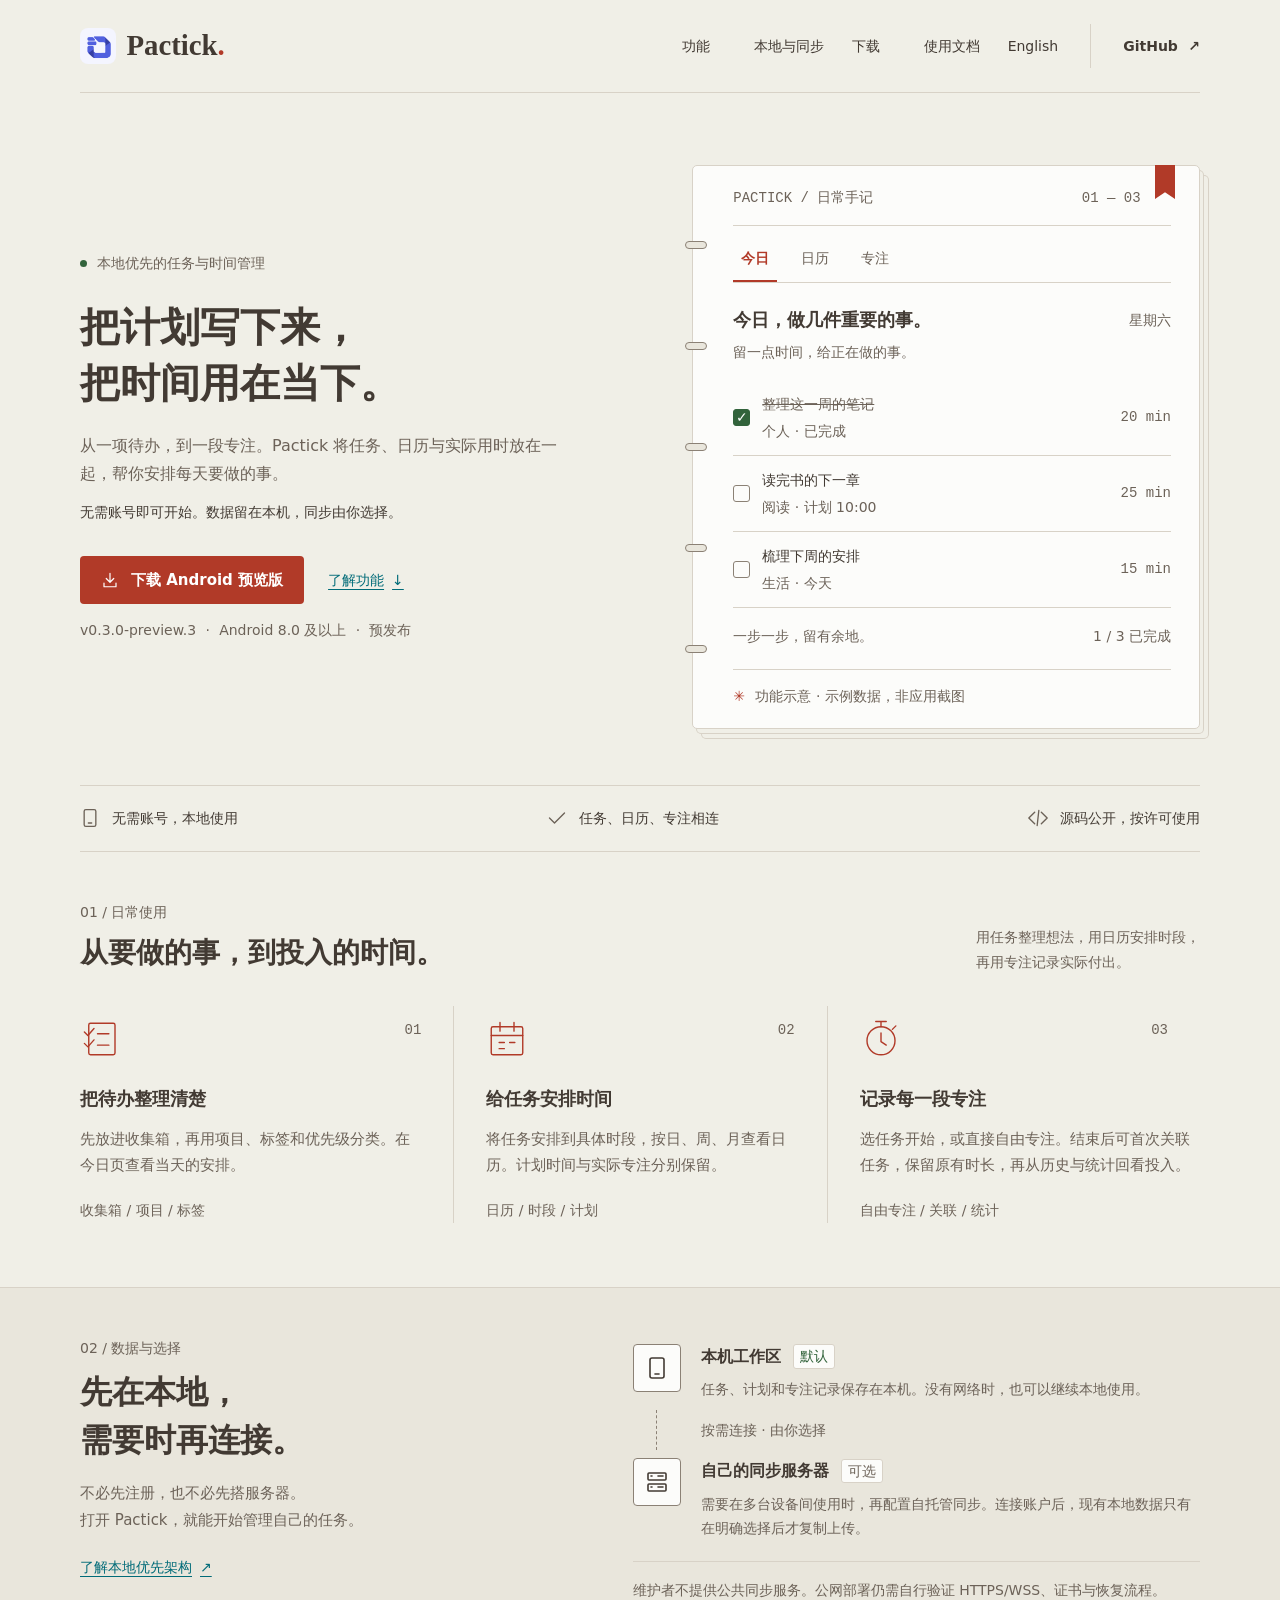
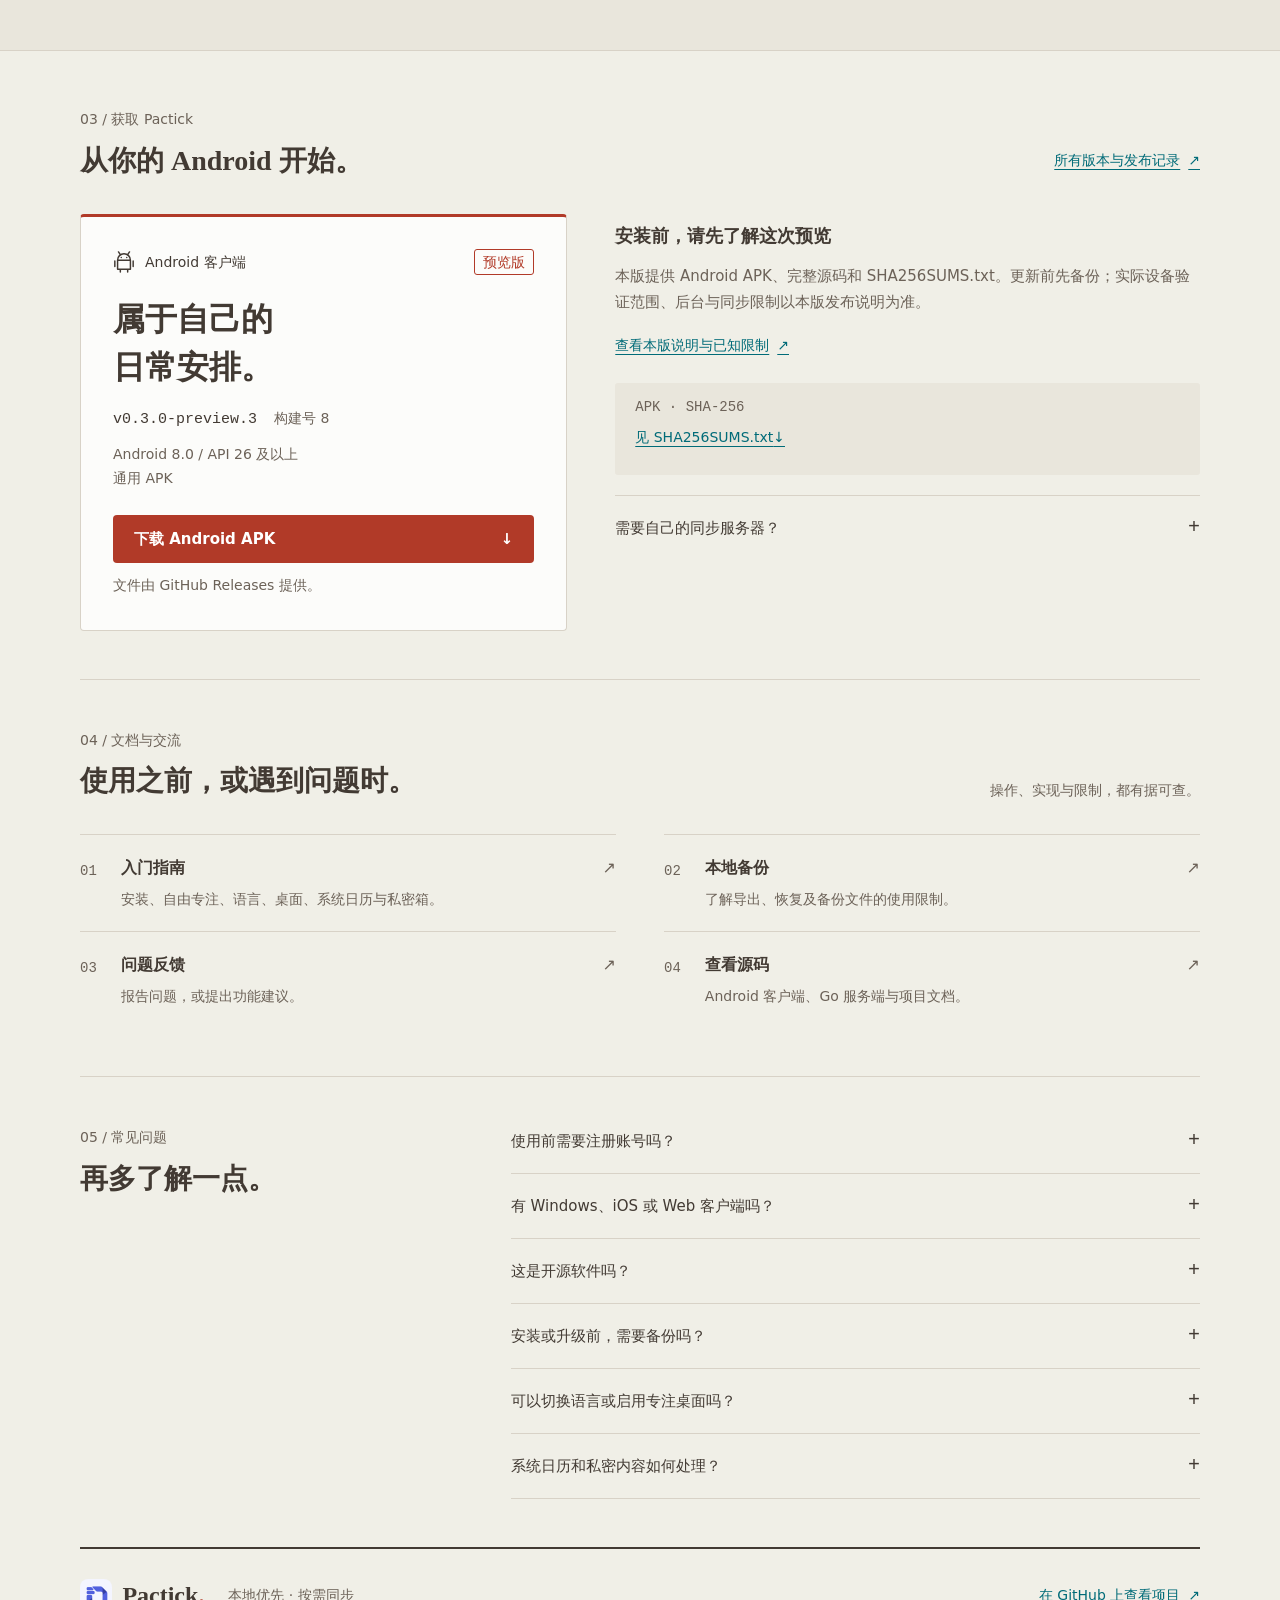
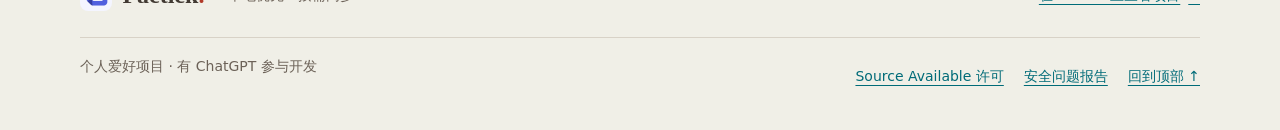
<file: website/index.html>
<!doctype html>
<html lang="zh-CN">
<head>
  <meta charset="utf-8">
  <meta name="viewport" content="width=device-width, initial-scale=1">
  <meta name="theme-color" content="#f0efe7">
  <meta name="description" content="Pactick 是一款本地优先的 Android 任务与时间管理应用。收集任务、安排日历、记录专注；无需账号即可本地使用，需要时再连接自己的同步服务器。">
  <title>Pactick · 本地优先，按需同步</title>
  <link rel="icon" href="./assets/pactick-icon.png" type="image/png">
  <link rel="stylesheet" href="./styles.css">
  <link rel="alternate" hreflang="zh-CN" href="./index.html">
  <link rel="alternate" hreflang="en" href="./index.en.html">
  <script src="./app.js" defer></script>
</head>
<body>
  <a class="skip-link" href="#main">跳到主要内容</a>
  <header class="site-header container">
    <a class="brand" href="#" aria-label="Pactick 首页">
      <img src="./assets/pactick-icon.png" width="36" height="36" alt="">
      <span>Pactick<span class="brand-period">.</span></span>
    </a>
    <nav class="main-nav" aria-label="主导航">
      <a href="#features">功能</a>
      <a href="#local-first">本地与同步</a>
      <a href="#download">下载</a>
      <a href="#resources">使用文档</a>
      <a href="./index.en.html" lang="en" hreflang="en">English</a>
    </nav>
    <a class="github-link" href="https://github.com/2354634715/Pactick" target="_blank" rel="noopener noreferrer">GitHub <span aria-hidden="true">↗</span></a>
  </header>

  <main id="main">
    <section class="hero container" aria-labelledby="hero-title">
      <div class="hero-copy">
        <p class="eyebrow"><span class="status-dot" aria-hidden="true"></span> 本地优先的任务与时间管理</p>
        <h1 id="hero-title">把计划写下来，<br>把时间用在当下。</h1>
        <p class="hero-description">从一项待办，到一段专注。Pactick 将任务、日历与实际用时放在一起，帮你安排每天要做的事。</p>
        <p class="hero-aside">无需账号即可开始。数据留在本机，同步由你选择。</p>
        <div class="hero-actions">
          <a class="button button-primary" data-download="android" href="https://github.com/2354634715/Pactick/releases/download/v0.3.0-preview.3/pactick-0.3.0-preview.3-build8-release.apk"><svg viewBox="0 0 24 24" aria-hidden="true"><path d="M12 3v12m-5-5 5 5 5-5M4 16v5h16v-5"/></svg>下载 Android 预览版</a>
          <a class="text-link" href="#features">了解功能 <span aria-hidden="true">↓</span></a>
        </div>
        <p class="release-note">v0.3.0-preview.3 <span aria-hidden="true">·</span> Android 8.0 及以上 <span aria-hidden="true">·</span> 预发布</p>
      </div>

      <figure class="notebook" aria-label="任务、日历与专注的交互示意">
        <div class="notebook-binding" aria-hidden="true"><i></i><i></i><i></i><i></i><i></i></div>
        <div class="notebook-topline"><span>PACTICK / 日常手记</span><span aria-hidden="true">01 — 03</span></div>
        <div class="demo-tabs" role="tablist" aria-label="功能示意" hidden>
          <button type="button" role="tab" id="tab-today" aria-controls="panel-today" aria-selected="true" tabindex="0">今日</button>
          <button type="button" role="tab" id="tab-calendar" aria-controls="panel-calendar" aria-selected="false" tabindex="-1">日历</button>
          <button type="button" role="tab" id="tab-focus" aria-controls="panel-focus" aria-selected="false" tabindex="-1">专注</button>
        </div>
        <div class="demo-panel" role="tabpanel" id="panel-today" aria-labelledby="tab-today" tabindex="0">
          <div class="demo-heading"><h2>今日，做几件重要的事。</h2><span class="demo-date">星期六</span></div>
          <p class="demo-intro">留一点时间，给正在做的事。</p>
          <div class="demo-task"><span class="demo-checkbox checked" aria-hidden="true">✓</span><div><span class="completed">整理这一周的笔记</span><small>个人 · 已完成</small></div><span class="task-time">20 min</span></div>
          <div class="demo-task"><span class="demo-checkbox" aria-hidden="true"></span><div><span>读完书的下一章</span><small>阅读 · 计划 10:00</small></div><span class="task-time">25 min</span></div>
          <div class="demo-task"><span class="demo-checkbox" aria-hidden="true"></span><div><span>梳理下周的安排</span><small>生活 · 今天</small></div><span class="task-time">15 min</span></div>
          <div class="demo-summary"><span>一步一步，留有余地。</span><span>1 / 3 已完成</span></div>
        </div>
        <div class="demo-panel" role="tabpanel" id="panel-calendar" aria-labelledby="tab-calendar" tabindex="0" hidden>
          <div class="demo-heading"><h2>给计划，留一段时间。</h2><span class="demo-date">日视图</span></div>
          <p class="demo-intro">先安排，再把注意力交给当下。</p>
          <div class="agenda"><span class="agenda-time">09:00</span><div class="agenda-item done"><strong>整理这一周的笔记</strong><span>09:00 – 09:20</span></div><span class="agenda-time">10:00</span><div class="agenda-item"><strong>读完书的下一章</strong><span>10:00 – 10:25</span></div><span class="agenda-time">11:00</span><div class="agenda-free">尚未安排的时间</div></div>
          <div class="demo-summary"><span>计划与实际，分别记录。</span><span>日 / 周 / 月</span></div>
        </div>
        <div class="demo-panel" role="tabpanel" id="panel-focus" aria-labelledby="tab-focus" tabindex="0" hidden>
          <div class="demo-heading"><h2>此刻，专心做一件事。</h2><span class="demo-date">普通专注</span></div>
          <p class="demo-intro">自由专注</p>
          <div class="focus-illustration"><div class="focus-ring"><span>25:00</span><small>目标时长</small></div><p>先开始记录，<br>结束后再选择关联任务。</p></div>
          <div class="demo-summary"><span>完成后，回看用时与中断。</span><span>专注记录</span></div>
        </div>
        <figcaption><span class="demo-caption-mark" aria-hidden="true">✳</span> 功能示意 · 示例数据，非应用截图</figcaption>
      </figure>
    </section>

    <div class="principles container" aria-label="产品特点"><span><svg viewBox="0 0 24 24" aria-hidden="true"><rect x="5" y="2" width="14" height="20" rx="2"/><path d="M10 18h4"/></svg>无需账号，本地使用</span><span><svg viewBox="0 0 24 24" aria-hidden="true"><path d="m3 12 6 6L21 6"/></svg>任务、日历、专注相连</span><span><svg viewBox="0 0 24 24" aria-hidden="true"><path d="m8 5-7 7 7 7m8-14 7 7-7 7m-3-16-2 18"/></svg>源码公开，按许可使用</span></div>

    <section id="features" class="section container" aria-labelledby="features-title">
      <div class="section-heading"><div><p class="section-index">01 / 日常使用</p><h2 id="features-title">从要做的事，到投入的时间。</h2></div><p>用任务整理想法，用日历安排时段，<br class="desktop-break">再用专注记录实际付出。</p></div>
      <div class="feature-grid">
        <article><span class="feature-number">01</span><svg class="feature-icon" viewBox="0 0 48 48" aria-hidden="true"><rect x="10" y="6" width="30" height="36" rx="2"/><path d="m5 16 4 4 7-8m4 6h13M5 29l4 4 7-8m4 6h13"/></svg><h3>把待办整理清楚</h3><p>先放进收集箱，再用项目、标签和优先级分类。在今日页查看当天的安排。</p><span class="feature-detail">收集箱 / 项目 / 标签</span></article>
        <article><span class="feature-number">02</span><svg class="feature-icon" viewBox="0 0 48 48" aria-hidden="true"><rect x="6" y="10" width="36" height="32" rx="2"/><path d="M6 20h36M16 5v10M32 5v10M15 28h6m6 0h6m-18 7h6"/></svg><h3>给任务安排时间</h3><p>将任务安排到具体时段，按日、周、月查看日历。计划时间与实际专注分别保留。</p><span class="feature-detail">日历 / 时段 / 计划</span></article>
        <article><span class="feature-number">03</span><svg class="feature-icon" viewBox="0 0 48 48" aria-hidden="true"><circle cx="24" cy="26" r="16"/><path d="M24 17v10l6 4M18 4h12M24 4v6m13 3 4-4"/></svg><h3>记录每一段专注</h3><p>选任务开始，或直接自由专注。结束后可首次关联任务，保留原有时长，再从历史与统计回看投入。</p><span class="feature-detail">自由专注 / 关联 / 统计</span></article>
      </div>
    </section>

    <section id="local-first" class="local-section" aria-labelledby="local-title"><div class="container local-layout">
      <div><p class="section-index">02 / 数据与选择</p><h2 id="local-title">先在本地，<br>需要时再连接。</h2><p class="local-lead">不必先注册，也不必先搭服务器。<br>打开 Pactick，就能开始管理自己的任务。</p><a class="text-link" href="https://github.com/2354634715/Pactick/blob/v0.3.0-preview.3/docs/PROJECT_ARCHITECTURE.md" target="_blank" rel="noopener noreferrer">了解本地优先架构 <span aria-hidden="true">↗</span></a></div>
      <div class="data-flow"><div class="flow-step"><span class="flow-icon" aria-hidden="true"><svg viewBox="0 0 24 24"><rect x="5" y="2" width="14" height="20" rx="2"/><path d="M10 18h4"/></svg></span><div><h3>本机工作区<span class="label">默认</span></h3><p>任务、计划和专注记录保存在本机。没有网络时，也可以继续本地使用。</p></div></div><div class="flow-connector"><span>按需连接 · 由你选择</span></div><div class="flow-step"><span class="flow-icon" aria-hidden="true"><svg viewBox="0 0 24 24"><rect x="3" y="3" width="18" height="7" rx="1"/><rect x="3" y="14" width="18" height="7" rx="1"/><path d="M6 6h1m-1 11h1m6-11h5m-5 11h5"/></svg></span><div><h3>自己的同步服务器<span class="label optional">可选</span></h3><p>需要在多台设备间使用时，再配置自托管同步。连接账户后，现有本地数据只有在明确选择后才复制上传。</p></div></div><p class="flow-note">维护者不提供公共同步服务。公网部署仍需自行验证 HTTPS/WSS、证书与恢复流程。</p></div>
    </div></section>

    <section id="download" class="section container download-section" aria-labelledby="download-title">
      <div class="section-heading"><div><p class="section-index">03 / 获取 Pactick</p><h2 id="download-title">从你的 Android 开始。</h2></div><a class="text-link" href="https://github.com/2354634715/Pactick/releases" target="_blank" rel="noopener noreferrer">所有版本与发布记录 <span aria-hidden="true">↗</span></a></div>
      <div class="download-layout">
        <div class="android-download"><div class="download-platform"><svg viewBox="0 0 24 24" aria-hidden="true"><path d="M5 10h14v10H5zM5 10a7 7 0 0 1 14 0M8 4 6 1m10 3 2-3M2 11v6m20-6v6M8 20v3m8-3v3M9 7h.01M15 7h.01"/></svg><span>Android 客户端</span><span class="preview-label">预览版</span></div><h3>属于自己的<br>日常安排。</h3><p class="download-version">v0.3.0-preview.3 <span>构建号 8</span></p><p>Android 8.0 / API 26 及以上<br>通用 APK</p><a class="button button-primary" data-download="android" href="https://github.com/2354634715/Pactick/releases/download/v0.3.0-preview.3/pactick-0.3.0-preview.3-build8-release.apk">下载 Android APK <span aria-hidden="true">↓</span></a><p class="download-help">文件由 GitHub Releases 提供。</p></div>
        <div class="download-info"><div class="release-information"><h3>安装前，请先了解这次预览</h3><p>本版提供 Android APK、完整源码和 SHA256SUMS.txt。更新前先备份；实际设备验证范围、后台与同步限制以本版发布说明为准。</p><a class="text-link" href="https://github.com/2354634715/Pactick/releases/tag/v0.3.0-preview.3" target="_blank" rel="noopener noreferrer">查看本版说明与已知限制 <span aria-hidden="true">↗</span></a><div class="checksum"><span>APK · SHA-256</span><a href="https://github.com/2354634715/Pactick/releases/download/v0.3.0-preview.3/SHA256SUMS.txt">见 SHA256SUMS.txt <span aria-hidden="true">↓</span></a></div></div>
        <details class="server-download"><summary>需要自己的同步服务器？<span aria-hidden="true">+</span></summary><div><p>Windows/Linux 提供的是服务端管理程序，供自托管同步使用；Android 本地使用无需安装。</p><p>下列服务端包为 <strong>v0.3.0-preview.1</strong>，本次未提供新版服务端二进制。首次 Docker 部署需已安装 Docker 与 Compose，下载镜像需要联网。</p><p>同步工作区中，自由专注结束后首次关联任务需要按 <a href="https://github.com/2354634715/Pactick/blob/v0.3.0-preview.3/docs/SELF_HOSTING.md" target="_blank" rel="noopener noreferrer">preview.3 源码升级服务端</a>；下列旧包不包含该支持。升级前保留数据库备份。</p><a data-download="windows-server" href="https://github.com/2354634715/Pactick/releases/download/v0.3.0-preview.1/pactick-server-0.3.0-preview.1-windows-amd64.zip">下载 Windows 服务端 <span> x86-64 · ZIP ↓</span></a><a data-download="linux-server" href="https://github.com/2354634715/Pactick/releases/download/v0.3.0-preview.1/pactick-server-0.3.0-preview.1-linux-amd64.tar.gz">下载 Linux 服务端 <span> x86-64 · TAR.GZ ↓</span></a><a class="server-guide" href="https://github.com/2354634715/Pactick/blob/v0.3.0-preview.1/docs/SERVER_MANAGER.md" target="_blank" rel="noopener noreferrer">服务端安装、备份与升级说明 ↗</a></div></details></div>
      </div>
    </section>

    <section id="resources" class="section container resources-section" aria-labelledby="resources-title"><div class="section-heading"><div><p class="section-index">04 / 文档与交流</p><h2 id="resources-title">使用之前，或遇到问题时。</h2></div><p>操作、实现与限制，都有据可查。</p></div><div class="resource-grid"><a href="https://github.com/2354634715/Pactick/blob/v0.3.0-preview.3/docs/GETTING_STARTED.md" target="_blank" rel="noopener noreferrer"><span class="resource-index">01</span><div><h3>入门指南 <span aria-hidden="true">↗</span></h3><p>安装、自由专注、语言、桌面、系统日历与私密箱。</p></div></a><a href="https://github.com/2354634715/Pactick/blob/v0.3.0-preview.3/docs/LOCAL_BACKUPS.md" target="_blank" rel="noopener noreferrer"><span class="resource-index">02</span><div><h3>本地备份 <span aria-hidden="true">↗</span></h3><p>了解导出、恢复及备份文件的使用限制。</p></div></a><a href="https://github.com/2354634715/Pactick/issues" target="_blank" rel="noopener noreferrer"><span class="resource-index">03</span><div><h3>问题反馈 <span aria-hidden="true">↗</span></h3><p>报告问题，或提出功能建议。</p></div></a><a href="https://github.com/2354634715/Pactick" target="_blank" rel="noopener noreferrer"><span class="resource-index">04</span><div><h3>查看源码 <span aria-hidden="true">↗</span></h3><p>Android 客户端、Go 服务端与项目文档。</p></div></a></div></section>

    <section class="section container faq-section" aria-labelledby="faq-title"><div><p class="section-index">05 / 常见问题</p><h2 id="faq-title">再多了解一点。</h2></div><div class="faq-list"><details><summary>使用前需要注册账号吗？<span aria-hidden="true">+</span></summary><p>本地使用不需要账号，也不需要部署服务器。只有选择同步时，才需要连接自己的服务器并登录相应账户。</p></details><details><summary>有 Windows、iOS 或 Web 客户端吗？<span aria-hidden="true">+</span></summary><p>本轮提供 Android 客户端。Windows 与 Linux 下载项是同步服务端管理程序；目前未提供这些平台的桌面客户端、iOS 客户端或 Web 客户端。</p></details><details><summary>这是开源软件吗？<span aria-hidden="true">+</span></summary><p>Pactick 采用 Source Available 许可，源码可查看，但不是 OSI 开源许可。使用、修改和分发须遵守<a href="https://github.com/2354634715/Pactick/blob/v0.3.0-preview.3/LICENSE" target="_blank" rel="noopener noreferrer">项目许可证</a>；商业用途的具体条件见<a href="https://github.com/2354634715/Pactick/blob/v0.3.0-preview.3/docs/LICENSE_FAQ.md" target="_blank" rel="noopener noreferrer">许可 FAQ</a>。</p></details><details><summary>安装或升级前，需要备份吗？<span aria-hidden="true">+</span></summary><p>建议先导出本地备份并妥善保管。普通任务等备份内容为明文，私密箱部分保持密文；私密备份需保留导出时的密码。恢复和升级限制请参阅发布说明。旧包名应用不会通过覆盖安装自动迁移，按<a href="https://github.com/2354634715/Pactick/blob/v0.3.0-preview.3/docs/GETTING_STARTED.md#安装与覆盖更新" target="_blank" rel="noopener noreferrer">安装与迁移说明</a>操作。</p></details><details><summary>可以切换语言或启用专注桌面吗？<span aria-hidden="true">+</span></summary><p>设置支持跟随系统、简体中文与 English。专注桌面默认关闭，开启后展示系统及白名单应用；它不替换 Android 默认桌面，也不提供系统应用锁。</p></details><details><summary>系统日历和私密内容如何处理？<span aria-hidden="true">+</span></summary><p>系统日历连接默认关闭，确认授权后交换普通计划，可能由日历账户或 Pactick 同步到相应服务器。私密箱使用独立密码和本机密文存储，不参与账户或系统日历同步；可导出独立密文备份。</p></details></div></section>
  </main>

  <footer class="site-footer container"><div class="footer-top"><a class="brand" href="#" aria-label="返回 Pactick 首页"><img src="./assets/pactick-icon.png" width="32" height="32" alt=""><span>Pactick<span class="brand-period">.</span></span></a><p>本地优先 · 按需同步</p><a class="text-link" href="https://github.com/2354634715/Pactick" target="_blank" rel="noopener noreferrer">在 GitHub 上查看项目 <span aria-hidden="true">↗</span></a></div><div class="footer-bottom"><p>个人爱好项目 · 有 ChatGPT 参与开发</p><nav aria-label="页脚导航"><a href="https://github.com/2354634715/Pactick/blob/v0.3.0-preview.3/LICENSE" target="_blank" rel="noopener noreferrer">Source Available 许可</a><a href="https://github.com/2354634715/Pactick/blob/v0.3.0-preview.3/SECURITY.md" target="_blank" rel="noopener noreferrer">安全问题报告</a><a href="#main">回到顶部 ↑</a></nav></div></footer>
</body>
</html>
</file>
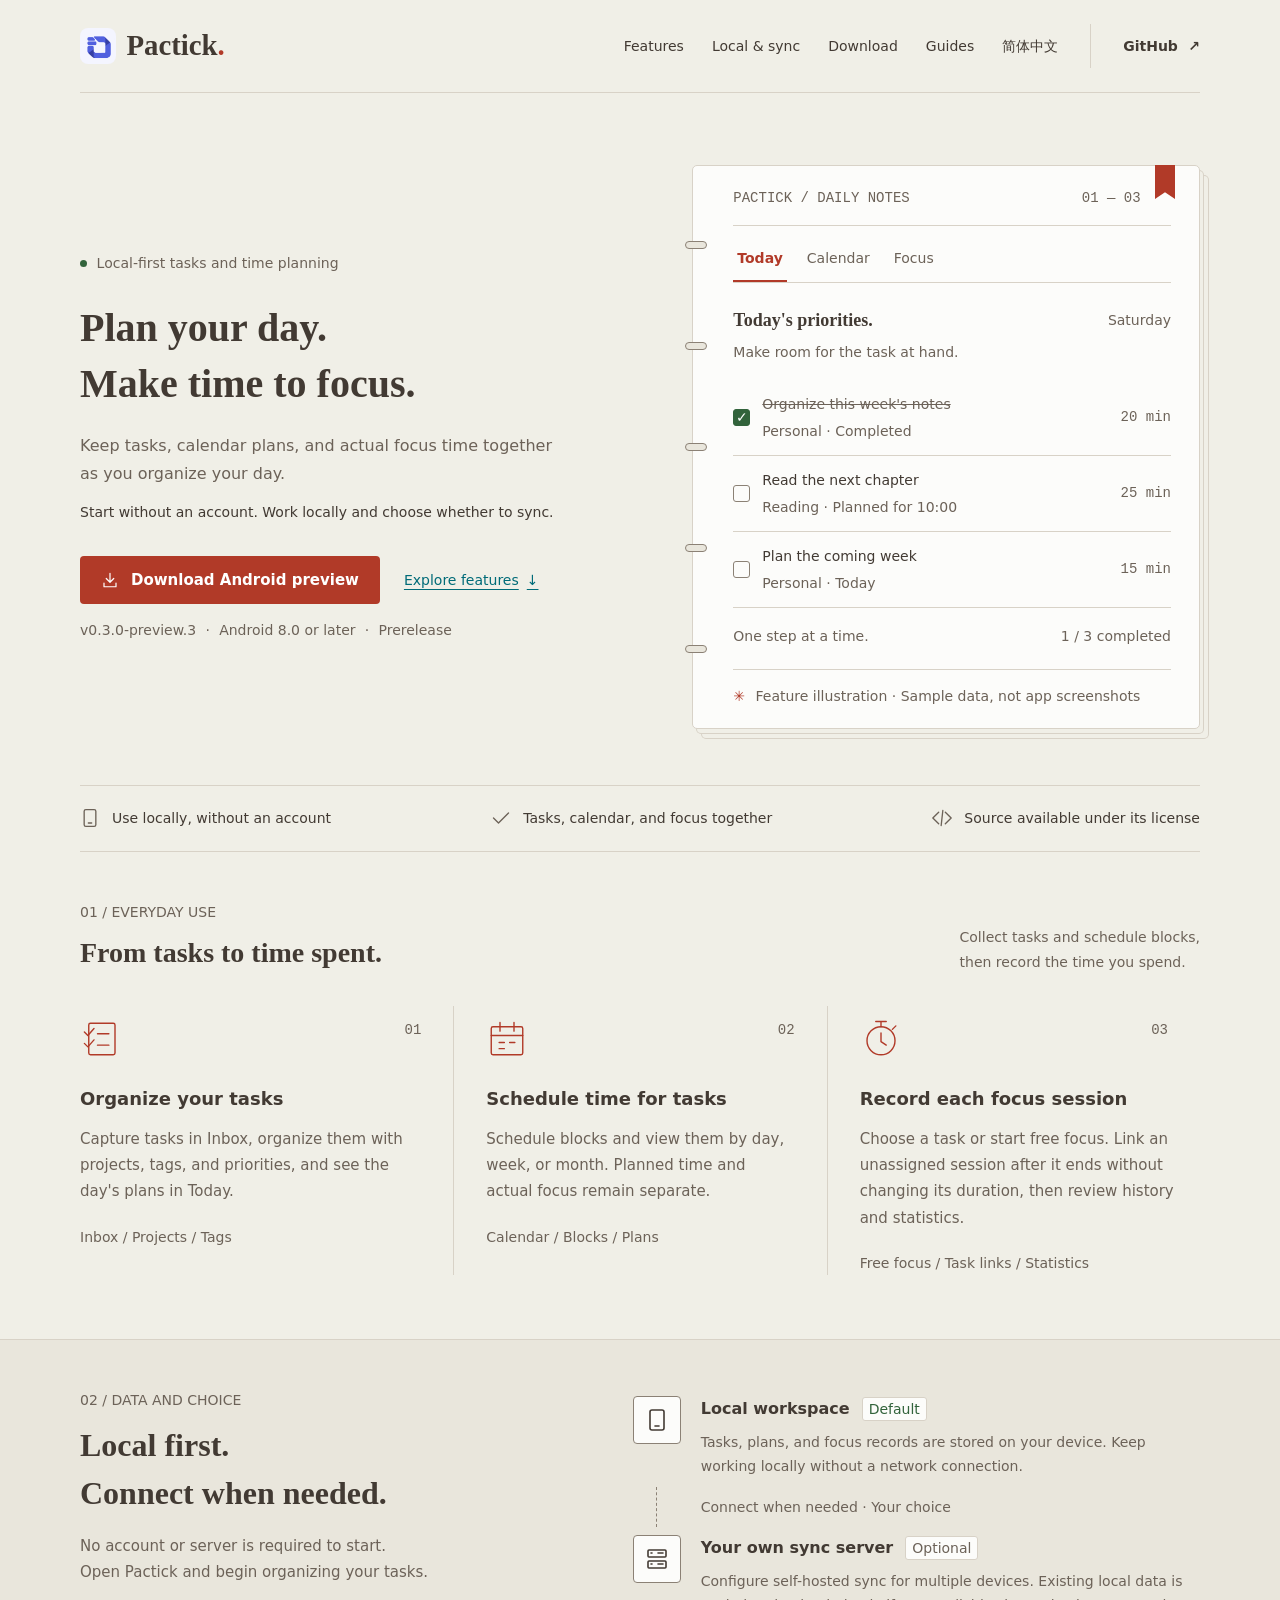
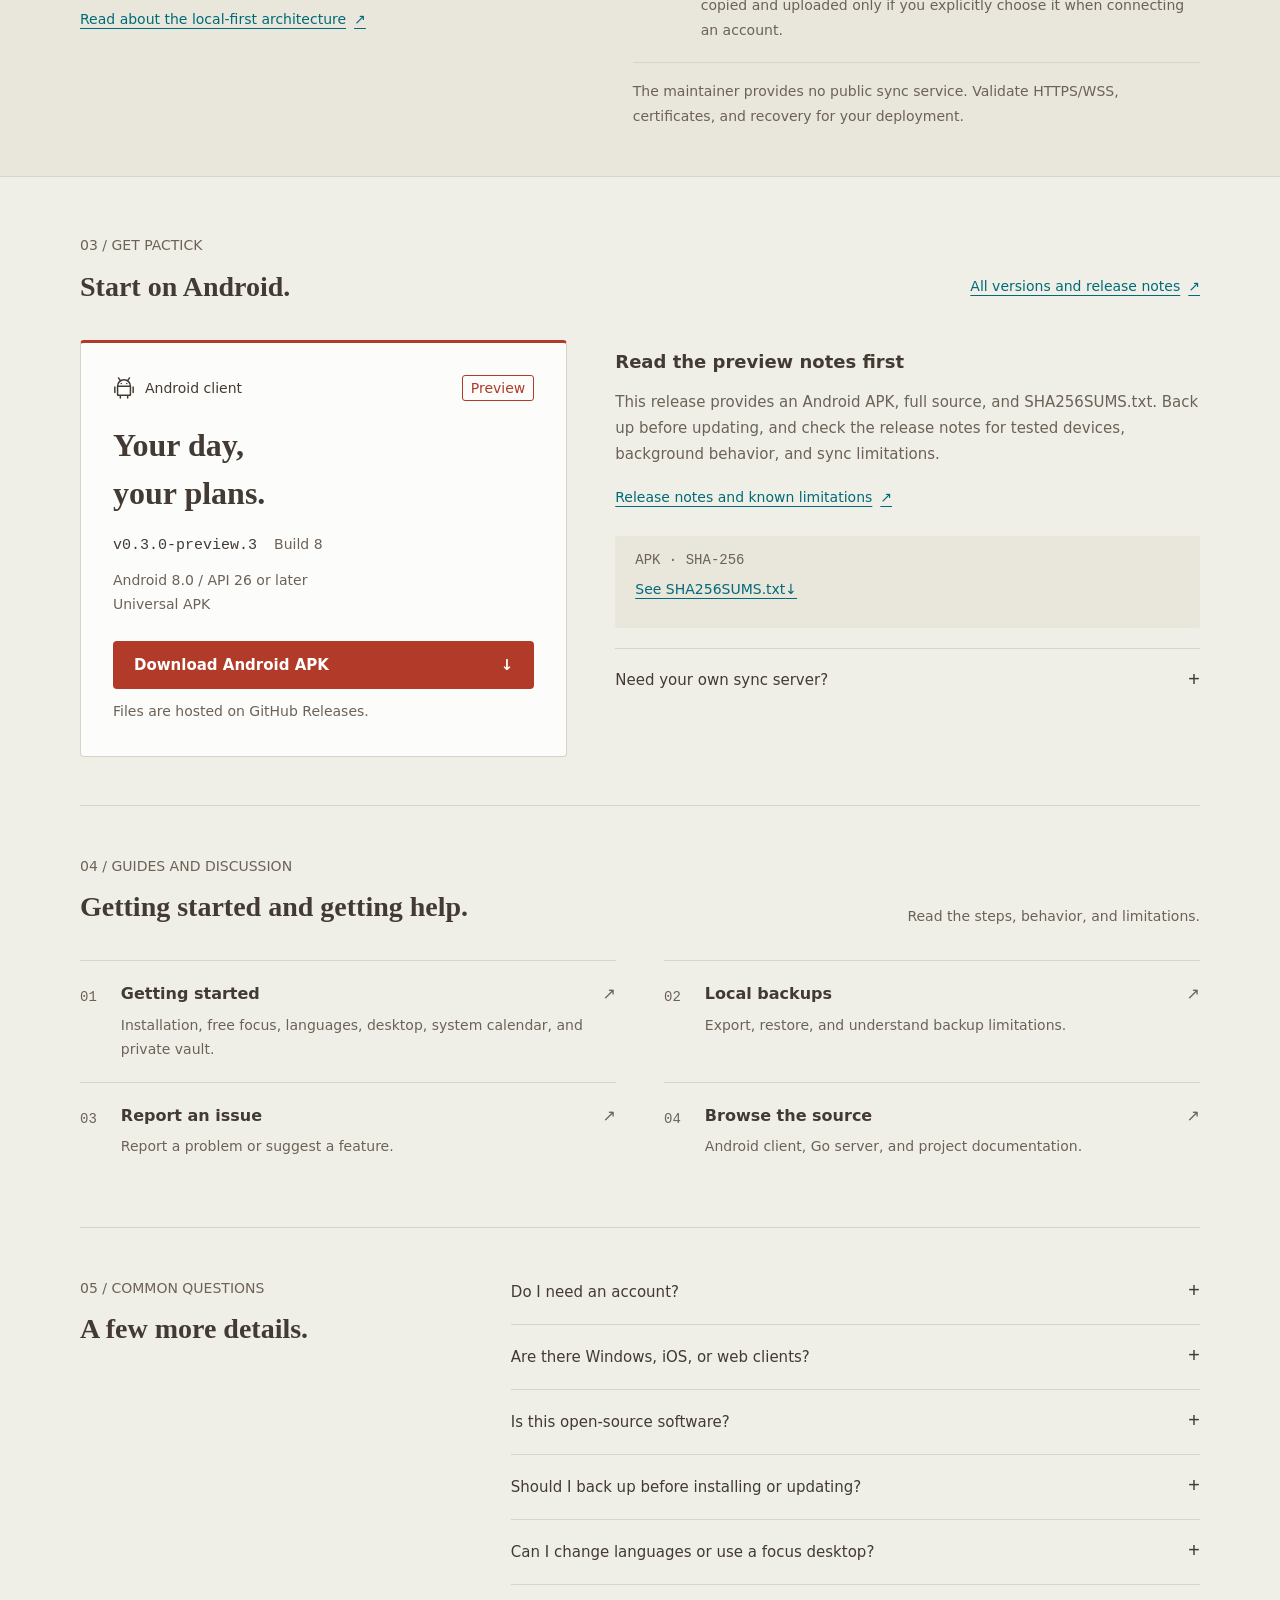
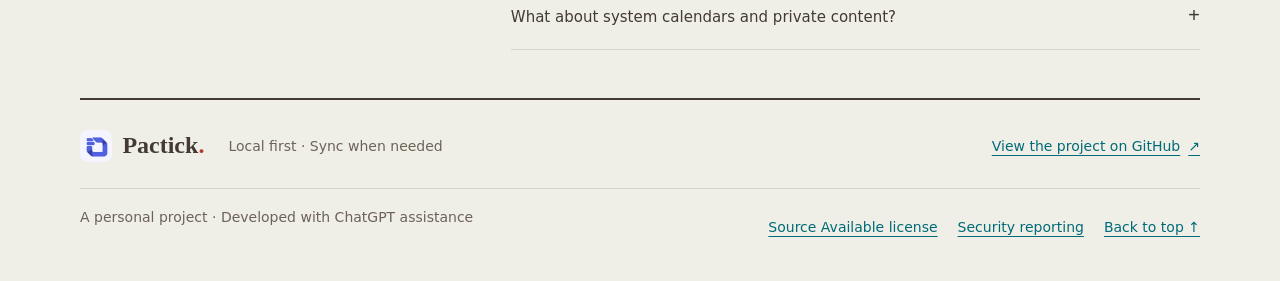
<file: website/index.en.html>
<!doctype html>
<html lang="en">
<head>
  <meta charset="utf-8">
  <meta name="viewport" content="width=device-width, initial-scale=1">
  <meta name="theme-color" content="#f0efe7">
  <meta name="description" content="Pactick is a local-first Android task and time planner. Organize tasks, schedule time, and record focus without an account. Connect your own sync server when needed.">
  <title>Pactick · Local first, sync when needed</title>
  <link rel="icon" href="./assets/pactick-icon.png" type="image/png">
  <link rel="stylesheet" href="./styles.css">
  <link rel="alternate" hreflang="zh-CN" href="./index.html">
  <link rel="alternate" hreflang="en" href="./index.en.html">
  <script src="./app.js" defer></script>
</head>
<body>
  <a class="skip-link" href="#main">Skip to main content</a>
  <header class="site-header container">
    <a class="brand" href="#" aria-label="Pactick home">
      <img src="./assets/pactick-icon.png" width="36" height="36" alt="">
      <span>Pactick<span class="brand-period">.</span></span>
    </a>
    <nav class="main-nav" aria-label="Main navigation">
      <a href="#features">Features</a>
      <a href="#local-first">Local &amp; sync</a>
      <a href="#download">Download</a>
      <a href="#resources">Guides</a>
      <a href="./index.html" lang="zh-CN" hreflang="zh-CN">简体中文</a>
    </nav>
    <a class="github-link" href="https://github.com/2354634715/Pactick" target="_blank" rel="noopener noreferrer">GitHub <span aria-hidden="true">↗</span></a>
  </header>

  <main id="main">
    <section class="hero container" aria-labelledby="hero-title">
      <div class="hero-copy">
        <p class="eyebrow"><span class="status-dot" aria-hidden="true"></span> Local-first tasks and time planning</p>
        <h1 id="hero-title">Plan your day.<br> Make time to focus.</h1>
        <p class="hero-description">Keep tasks, calendar plans, and actual focus time together as you organize your day.</p>
        <p class="hero-aside">Start without an account. Work locally and choose whether to sync.</p>
        <div class="hero-actions">
          <a class="button button-primary" data-download="android" href="https://github.com/2354634715/Pactick/releases/download/v0.3.0-preview.3/pactick-0.3.0-preview.3-build8-release.apk"><svg viewBox="0 0 24 24" aria-hidden="true"><path d="M12 3v12m-5-5 5 5 5-5M4 16v5h16v-5"/></svg>Download Android preview</a>
          <a class="text-link" href="#features">Explore features <span aria-hidden="true">↓</span></a>
        </div>
        <p class="release-note">v0.3.0-preview.3 <span aria-hidden="true">·</span> Android 8.0 or later <span aria-hidden="true">·</span> Prerelease</p>
      </div>

      <figure class="notebook" aria-label="Illustrations of tasks, calendar plans, and focus">
        <div class="notebook-binding" aria-hidden="true"><i></i><i></i><i></i><i></i><i></i></div>
        <div class="notebook-topline"><span>PACTICK / DAILY NOTES</span><span aria-hidden="true">01 — 03</span></div>
        <div class="demo-tabs" role="tablist" aria-label="Feature illustrations" hidden>
          <button type="button" role="tab" id="tab-today" aria-controls="panel-today" aria-selected="true" tabindex="0">Today</button>
          <button type="button" role="tab" id="tab-calendar" aria-controls="panel-calendar" aria-selected="false" tabindex="-1">Calendar</button>
          <button type="button" role="tab" id="tab-focus" aria-controls="panel-focus" aria-selected="false" tabindex="-1">Focus</button>
        </div>
        <div class="demo-panel" role="tabpanel" id="panel-today" aria-labelledby="tab-today" tabindex="0">
          <div class="demo-heading"><h2>Today's priorities.</h2><span class="demo-date">Saturday</span></div>
          <p class="demo-intro">Make room for the task at hand.</p>
          <div class="demo-task"><span class="demo-checkbox checked" aria-hidden="true">✓</span><div><span class="completed">Organize this week's notes</span><small>Personal · Completed</small></div><span class="task-time">20 min</span></div>
          <div class="demo-task"><span class="demo-checkbox" aria-hidden="true"></span><div><span>Read the next chapter</span><small>Reading · Planned for 10:00</small></div><span class="task-time">25 min</span></div>
          <div class="demo-task"><span class="demo-checkbox" aria-hidden="true"></span><div><span>Plan the coming week</span><small>Personal · Today</small></div><span class="task-time">15 min</span></div>
          <div class="demo-summary"><span>One step at a time.</span><span>1 / 3 completed</span></div>
        </div>
        <div class="demo-panel" role="tabpanel" id="panel-calendar" aria-labelledby="tab-calendar" tabindex="0" hidden>
          <div class="demo-heading"><h2>Set aside time.</h2><span class="demo-date">Day view</span></div>
          <p class="demo-intro">Plan a block, then focus on it.</p>
          <div class="agenda"><span class="agenda-time">09:00</span><div class="agenda-item done"><strong>Organize this week's notes</strong><span>09:00 – 09:20</span></div><span class="agenda-time">10:00</span><div class="agenda-item"><strong>Read the next chapter</strong><span>10:00 – 10:25</span></div><span class="agenda-time">11:00</span><div class="agenda-free">Unscheduled time</div></div>
          <div class="demo-summary"><span>Plans and actual time stay separate.</span><span>Day / Week / Month</span></div>
        </div>
        <div class="demo-panel" role="tabpanel" id="panel-focus" aria-labelledby="tab-focus" tabindex="0" hidden>
          <div class="demo-heading"><h2>Focus on one thing.</h2><span class="demo-date">Flexible focus</span></div>
          <p class="demo-intro">Free focus</p>
          <div class="focus-illustration"><div class="focus-ring"><span>25:00</span><small>Target duration</small></div><p>Start recording now.<br> Link a task after the session.</p></div>
          <div class="demo-summary"><span>Review time and interruptions afterward.</span><span>Focus records</span></div>
        </div>
        <figcaption><span class="demo-caption-mark" aria-hidden="true">✳</span> Feature illustration · Sample data, not app screenshots</figcaption>
      </figure>
    </section>

    <div class="principles container" aria-label="Product features"><span><svg viewBox="0 0 24 24" aria-hidden="true"><rect x="5" y="2" width="14" height="20" rx="2"/><path d="M10 18h4"/></svg>Use locally, without an account</span><span><svg viewBox="0 0 24 24" aria-hidden="true"><path d="m3 12 6 6L21 6"/></svg>Tasks, calendar, and focus together</span><span><svg viewBox="0 0 24 24" aria-hidden="true"><path d="m8 5-7 7 7 7m8-14 7 7-7 7m-3-16-2 18"/></svg>Source available under its license</span></div>

    <section id="features" class="section container" aria-labelledby="features-title">
      <div class="section-heading"><div><p class="section-index">01 / EVERYDAY USE</p><h2 id="features-title">From tasks to time spent.</h2></div><p>Collect tasks and schedule blocks,<br class="desktop-break"> then record the time you spend.</p></div>
      <div class="feature-grid">
        <article><span class="feature-number">01</span><svg class="feature-icon" viewBox="0 0 48 48" aria-hidden="true"><rect x="10" y="6" width="30" height="36" rx="2"/><path d="m5 16 4 4 7-8m4 6h13M5 29l4 4 7-8m4 6h13"/></svg><h3>Organize your tasks</h3><p>Capture tasks in Inbox, organize them with projects, tags, and priorities, and see the day's plans in Today.</p><span class="feature-detail">Inbox / Projects / Tags</span></article>
        <article><span class="feature-number">02</span><svg class="feature-icon" viewBox="0 0 48 48" aria-hidden="true"><rect x="6" y="10" width="36" height="32" rx="2"/><path d="M6 20h36M16 5v10M32 5v10M15 28h6m6 0h6m-18 7h6"/></svg><h3>Schedule time for tasks</h3><p>Schedule blocks and view them by day, week, or month. Planned time and actual focus remain separate.</p><span class="feature-detail">Calendar / Blocks / Plans</span></article>
        <article><span class="feature-number">03</span><svg class="feature-icon" viewBox="0 0 48 48" aria-hidden="true"><circle cx="24" cy="26" r="16"/><path d="M24 17v10l6 4M18 4h12M24 4v6m13 3 4-4"/></svg><h3>Record each focus session</h3><p>Choose a task or start free focus. Link an unassigned session after it ends without changing its duration, then review history and statistics.</p><span class="feature-detail">Free focus / Task links / Statistics</span></article>
      </div>
    </section>

    <section id="local-first" class="local-section" aria-labelledby="local-title"><div class="container local-layout">
      <div><p class="section-index">02 / DATA AND CHOICE</p><h2 id="local-title">Local first.<br> Connect when needed.</h2><p class="local-lead">No account or server is required to start.<br> Open Pactick and begin organizing your tasks.</p><a class="text-link" href="https://github.com/2354634715/Pactick/blob/v0.3.0-preview.3/docs/PROJECT_ARCHITECTURE.en.md" target="_blank" rel="noopener noreferrer">Read about the local-first architecture <span aria-hidden="true">↗</span></a></div>
      <div class="data-flow"><div class="flow-step"><span class="flow-icon" aria-hidden="true"><svg viewBox="0 0 24 24"><rect x="5" y="2" width="14" height="20" rx="2"/><path d="M10 18h4"/></svg></span><div><h3>Local workspace<span class="label">Default</span></h3><p>Tasks, plans, and focus records are stored on your device. Keep working locally without a network connection.</p></div></div><div class="flow-connector"><span>Connect when needed · Your choice</span></div><div class="flow-step"><span class="flow-icon" aria-hidden="true"><svg viewBox="0 0 24 24"><rect x="3" y="3" width="18" height="7" rx="1"/><rect x="3" y="14" width="18" height="7" rx="1"/><path d="M6 6h1m-1 11h1m6-11h5m-5 11h5"/></svg></span><div><h3>Your own sync server<span class="label optional">Optional</span></h3><p>Configure self-hosted sync for multiple devices. Existing local data is copied and uploaded only if you explicitly choose it when connecting an account.</p></div></div><p class="flow-note">The maintainer provides no public sync service. Validate HTTPS/WSS, certificates, and recovery for your deployment.</p></div>
    </div></section>

    <section id="download" class="section container download-section" aria-labelledby="download-title">
      <div class="section-heading"><div><p class="section-index">03 / GET PACTICK</p><h2 id="download-title">Start on Android.</h2></div><a class="text-link" href="https://github.com/2354634715/Pactick/releases" target="_blank" rel="noopener noreferrer">All versions and release notes <span aria-hidden="true">↗</span></a></div>
      <div class="download-layout">
        <div class="android-download"><div class="download-platform"><svg viewBox="0 0 24 24" aria-hidden="true"><path d="M5 10h14v10H5zM5 10a7 7 0 0 1 14 0M8 4 6 1m10 3 2-3M2 11v6m20-6v6M8 20v3m8-3v3M9 7h.01M15 7h.01"/></svg><span>Android client</span><span class="preview-label">Preview</span></div><h3>Your day,<br> your plans.</h3><p class="download-version">v0.3.0-preview.3 <span>Build 8</span></p><p>Android 8.0 / API 26 or later<br> Universal APK</p><a class="button button-primary" data-download="android" href="https://github.com/2354634715/Pactick/releases/download/v0.3.0-preview.3/pactick-0.3.0-preview.3-build8-release.apk">Download Android APK <span aria-hidden="true">↓</span></a><p class="download-help">Files are hosted on GitHub Releases.</p></div>
        <div class="download-info"><div class="release-information"><h3>Read the preview notes first</h3><p>This release provides an Android APK, full source, and SHA256SUMS.txt. Back up before updating, and check the release notes for tested devices, background behavior, and sync limitations.</p><a class="text-link" href="https://github.com/2354634715/Pactick/releases/tag/v0.3.0-preview.3" target="_blank" rel="noopener noreferrer">Release notes and known limitations <span aria-hidden="true">↗</span></a><div class="checksum"><span>APK · SHA-256</span><a href="https://github.com/2354634715/Pactick/releases/download/v0.3.0-preview.3/SHA256SUMS.txt">See SHA256SUMS.txt <span aria-hidden="true">↓</span></a></div></div>
        <details class="server-download"><summary>Need your own sync server?<span aria-hidden="true">+</span></summary><div><p>The Windows/Linux packages are server managers for self-hosted sync. They are not required for local Android use.</p><p>The server packages below are <strong>v0.3.0-preview.1</strong>. This release has no new server binaries. An initial Docker deployment requires Docker and Compose, plus a network connection to download images.</p><p>To link an ended free-focus session in a synchronized workspace, <a href="https://github.com/2354634715/Pactick/blob/v0.3.0-preview.3/docs/SELF_HOSTING.en.md" target="_blank" rel="noopener noreferrer">upgrade the server using preview.3 source</a>. The older packages below do not include that support. Back up the database before upgrading.</p><a data-download="windows-server" href="https://github.com/2354634715/Pactick/releases/download/v0.3.0-preview.1/pactick-server-0.3.0-preview.1-windows-amd64.zip">Download Windows server <span> x86-64 · ZIP ↓</span></a><a data-download="linux-server" href="https://github.com/2354634715/Pactick/releases/download/v0.3.0-preview.1/pactick-server-0.3.0-preview.1-linux-amd64.tar.gz">Download Linux server <span> x86-64 · TAR.GZ ↓</span></a><a class="server-guide" href="https://github.com/2354634715/Pactick/blob/v0.3.0-preview.3/docs/SERVER_MANAGER.en.md" target="_blank" rel="noopener noreferrer">Server installation, backup, and upgrades ↗</a></div></details></div>
      </div>
    </section>

    <section id="resources" class="section container resources-section" aria-labelledby="resources-title"><div class="section-heading"><div><p class="section-index">04 / GUIDES AND DISCUSSION</p><h2 id="resources-title">Getting started and getting help.</h2></div><p>Read the steps, behavior, and limitations.</p></div><div class="resource-grid"><a href="https://github.com/2354634715/Pactick/blob/v0.3.0-preview.3/docs/GETTING_STARTED.en.md" target="_blank" rel="noopener noreferrer"><span class="resource-index">01</span><div><h3>Getting started <span aria-hidden="true">↗</span></h3><p>Installation, free focus, languages, desktop, system calendar, and private vault.</p></div></a><a href="https://github.com/2354634715/Pactick/blob/v0.3.0-preview.3/docs/LOCAL_BACKUPS.en.md" target="_blank" rel="noopener noreferrer"><span class="resource-index">02</span><div><h3>Local backups <span aria-hidden="true">↗</span></h3><p>Export, restore, and understand backup limitations.</p></div></a><a href="https://github.com/2354634715/Pactick/issues" target="_blank" rel="noopener noreferrer"><span class="resource-index">03</span><div><h3>Report an issue <span aria-hidden="true">↗</span></h3><p>Report a problem or suggest a feature.</p></div></a><a href="https://github.com/2354634715/Pactick" target="_blank" rel="noopener noreferrer"><span class="resource-index">04</span><div><h3>Browse the source <span aria-hidden="true">↗</span></h3><p>Android client, Go server, and project documentation.</p></div></a></div></section>

    <section class="section container faq-section" aria-labelledby="faq-title"><div><p class="section-index">05 / COMMON QUESTIONS</p><h2 id="faq-title">A few more details.</h2></div><div class="faq-list"><details><summary>Do I need an account?<span aria-hidden="true">+</span></summary><p>Local use requires neither an account nor a server. Connect your own server and sign in only when you choose synchronization.</p></details><details><summary>Are there Windows, iOS, or web clients?<span aria-hidden="true">+</span></summary><p>This release provides an Android client. Windows and Linux downloads are sync server managers. Desktop, iOS, and web clients are not currently provided.</p></details><details><summary>Is this open-source software?<span aria-hidden="true">+</span></summary><p>Pactick uses a Source Available license, not an OSI-approved open-source license. Use, modification, and distribution must follow the <a href="https://github.com/2354634715/Pactick/blob/v0.3.0-preview.3/LICENSE" target="_blank" rel="noopener noreferrer">project license</a>. For commercial-use conditions, read the <a href="https://github.com/2354634715/Pactick/blob/v0.3.0-preview.3/docs/LICENSE_FAQ.en.md" target="_blank" rel="noopener noreferrer">license FAQ</a>.</p></details><details><summary>Should I back up before installing or updating?<span aria-hidden="true">+</span></summary><p>Export and retain a local backup first. Ordinary task content is plaintext; vault content stays encrypted. Keep the password used when exporting a private backup. Check release notes for recovery and upgrade limitations. The old package name does not migrate through an in-place update; follow the <a href="https://github.com/2354634715/Pactick/blob/v0.3.0-preview.3/docs/GETTING_STARTED.en.md#install-or-update" target="_blank" rel="noopener noreferrer">installation and migration guide</a>.</p></details><details><summary>Can I change languages or use a focus desktop?<span aria-hidden="true">+</span></summary><p>Settings supports the system language, Simplified Chinese, and English. The optional focus desktop is off by default and shows system and allowed apps. It does not replace Android's launcher or provide a system app lock.</p></details><details><summary>What about system calendars and private content?<span aria-hidden="true">+</span></summary><p>System calendar integration is off by default. After you grant access and confirm, ordinary plans can be exchanged and synchronized by the calendar account or Pactick. The private vault uses a separate password and local encrypted storage, stays out of both sync paths, and supports independent encrypted backups.</p></details></div></section>
  </main>

  <footer class="site-footer container"><div class="footer-top"><a class="brand" href="#" aria-label="Back to the Pactick home page"><img src="./assets/pactick-icon.png" width="32" height="32" alt=""><span>Pactick<span class="brand-period">.</span></span></a><p>Local first · Sync when needed</p><a class="text-link" href="https://github.com/2354634715/Pactick" target="_blank" rel="noopener noreferrer">View the project on GitHub <span aria-hidden="true">↗</span></a></div><div class="footer-bottom"><p>A personal project · Developed with ChatGPT assistance</p><nav aria-label="Footer navigation"><a href="https://github.com/2354634715/Pactick/blob/v0.3.0-preview.3/LICENSE" target="_blank" rel="noopener noreferrer">Source Available license</a><a href="https://github.com/2354634715/Pactick/blob/v0.3.0-preview.3/SECURITY.en.md" target="_blank" rel="noopener noreferrer">Security reporting</a><a href="#main">Back to top ↑</a></nav></div></footer>
</body>
</html>
</file>
<file: website/styles.css>
:root {
  color-scheme: light;
  --page-bg: #f0efe7;
  --surface: #fcfcfa;
  --surface-muted: #e9e6dc;
  --text: #423a33;
  --text-muted: #6c6258;
  --border: #d8d2c7;
  --control-border: #8b8175;
  --accent: #b13a28;
  --on-accent: #fff;
  --link: #006b78;
  --success: #32633b;
  --font-heading: Georgia, "Noto Serif SC", "Source Han Serif SC", "Songti SC", SimSun, serif;
  --font-body: system-ui, -apple-system, "Segoe UI", "PingFang SC", "Microsoft YaHei", sans-serif;
  --font-code: ui-monospace, Consolas, "Liberation Mono", monospace;
}
* { box-sizing: border-box; }
html { scroll-behavior: smooth; scroll-padding-top: 2rem; }
body { margin: 0; color: var(--text); background: var(--page-bg); font-family: var(--font-body); font-size: 1rem; line-height: 1.75; overflow-wrap: anywhere; -webkit-font-smoothing: antialiased; }
[hidden] { display: none !important; }
a { color: var(--link); text-underline-offset: .25em; text-decoration-thickness: 1px; }
a:hover { color: var(--accent); }
button, a, summary { -webkit-tap-highlight-color: transparent; }
a, button, summary { transition: color 160ms, background-color 160ms, border-color 160ms; }
:focus-visible { outline: 3px solid var(--link); outline-offset: 5px; }
button { font: inherit; }
svg { fill: none; stroke: currentColor; stroke-width: 1.6; stroke-linecap: round; stroke-linejoin: round; flex-shrink: 0; }
img { display: block; max-width: 100%; }
h1, h2, h3, p, figure { margin: 0; }
h1, h2, h3 { text-wrap: pretty; }
h1, h2 { font-family: var(--font-heading); font-weight: 600; }
h2 { font-size: 1.75rem; line-height: 1.5; }
h3 { font-size: 1.125rem; line-height: 1.6; font-weight: 600; }
p { text-wrap: pretty; }
.container { width: min(1120px, calc(100% - 64px)); margin-inline: auto; }
.skip-link { position: fixed; left: 1rem; top: -6rem; z-index: 10; background: var(--surface); padding: .75rem 1rem; opacity: 0; pointer-events: none; }
.skip-link:focus { top: 1rem; opacity: 1; pointer-events: auto; }
.site-header { display: flex; align-items: center; gap: 2rem; padding-block: 1.5rem; border-bottom: 1px solid var(--border); }
.brand { display: inline-flex; gap: .65rem; align-items: center; color: var(--text); text-decoration: none; font: 700 1.8rem/1.3 Georgia, serif; min-height: 44px; }
.brand img { border-radius: 8px; }
.brand-period { color: var(--accent); }
.main-nav { display: flex; flex-wrap: wrap; min-width: 0; gap: 1.75rem; margin-left: auto; }
.main-nav a, .github-link { min-width: 44px; min-height: 44px; display: inline-flex; align-items: center; color: var(--text); text-decoration: none; font-size: .875rem; }
.main-nav a:hover, .github-link:hover { color: var(--accent); text-decoration: underline; }
.github-link { gap: .65rem; border-left: 1px solid var(--border); padding-left: 2rem; font-weight: 600; }
.hero { display: grid; grid-template-columns: 1.08fr 1fr; gap: 4rem; align-items: center; padding-block: 4.5rem 3.5rem; }
.hero > *, .download-layout > *, .local-layout > *, .faq-section > *, .resource-grid > * { min-width: 0; }
.eyebrow, .section-index { font-size: .875rem; font-weight: 500; color: var(--text-muted); }
.eyebrow { display: flex; gap: .6rem; align-items: center; margin-bottom: 1.5rem; }
.status-dot { width: 7px; height: 7px; background: var(--success); border-radius: 50%; flex-shrink: 0; }
h1 { font-size: 2.5rem; line-height: 1.4; margin-bottom: 1.25rem; }
.hero-description { max-width: 30rem; color: var(--text-muted); }
.hero-aside { font-size: .875rem; margin-top: .75rem; }
.hero-actions { display: flex; gap: 1.5rem; align-items: center; flex-wrap: wrap; margin-top: 2rem; }
.button { display: inline-flex; justify-content: center; align-items: center; gap: .75rem; min-height: 48px; padding: .7rem 1.25rem; border: 1px solid transparent; border-radius: 4px; font-size: .9375rem; font-weight: 600; line-height: 1.6; text-decoration: none; text-align: center; }
.button svg { width: 18px; height: 18px; }
.button-primary { background: var(--accent); color: var(--on-accent); }
.button-primary:hover { color: var(--on-accent); background: #943020; }
.button-primary:active { background: #7e2a1e; }
.text-link { display: inline-flex; align-items: center; gap: .5rem; min-height: 44px; font-size: .875rem; }
.release-note { color: var(--text-muted); font-size: .875rem; margin-top: .875rem; }
.release-note > span { margin-inline: .3rem; }
.notebook { position: relative; padding: 1.25rem 1.75rem 1.25rem 2.5rem; background: var(--surface); border: 1px solid var(--border); border-radius: 5px; box-shadow: 4px 5px 0 -1px var(--page-bg), 4px 5px 0 0 var(--border), 9px 10px 0 -1px var(--page-bg), 9px 10px 0 0 var(--border); }
.notebook::after { content: ""; position: absolute; top: -1px; right: 1.5rem; width: 20px; height: 34px; background: var(--accent); clip-path: polygon(0 0, 100% 0, 100% 100%, 50% 80%, 0 100%); }
.notebook-binding { position: absolute; top: 4.7rem; bottom: 4.7rem; left: -.5rem; display: flex; flex-direction: column; justify-content: space-between; }
.notebook-binding i { width: 22px; height: 8px; border: 1px solid var(--control-border); background: var(--surface-muted); border-radius: 4px; }
.notebook-topline { display: flex; justify-content: space-between; gap: .5rem; padding-right: 1.9rem; padding-bottom: .875rem; border-bottom: 1px solid var(--border); font-family: var(--font-code); font-size: .875rem; color: var(--text-muted); }
.demo-tabs { display: flex; border-bottom: 1px solid var(--border); margin-top: .75rem; gap: 1rem; }
.demo-tabs button { min-width: 44px; min-height: 44px; background: transparent; border: 0; border-bottom: 2px solid transparent; color: var(--text-muted); padding: .5rem .25rem; cursor: pointer; font-size: .875rem; }
.demo-tabs button[aria-selected="true"] { border-bottom-color: var(--accent); color: var(--accent); font-weight: 600; }
.demo-tabs button:hover { color: var(--accent); }
.demo-panel { min-height: 285px; padding-top: 1.5rem; }
.demo-heading { display: flex; justify-content: space-between; align-items: center; flex-wrap: wrap; gap: .5rem; }
.demo-heading h2 { font-size: 1.125rem; font-weight: 600; }
.demo-date { color: var(--text-muted); font-size: .875rem; }
.demo-intro { font-size: .875rem; color: var(--text-muted); margin-top: .375rem; margin-bottom: 1rem; }
.demo-task { display: flex; align-items: center; gap: .75rem; padding-block: .75rem; border-bottom: 1px solid var(--border); font-size: .875rem; }
.demo-checkbox { width: 17px; height: 17px; border: 1px solid var(--control-border); border-radius: 3px; flex-shrink: 0; }
.demo-checkbox.checked { background: var(--success); color: white; border-color: var(--success); font-size: .875rem; line-height: 15px; text-align: center; }
.demo-task > div { min-width: 0; }
.completed { text-decoration: line-through; color: var(--text-muted); }
.demo-task small { display: block; color: var(--text-muted); font-size: .875rem; margin-top: 2px; }
.task-time { margin-left: auto; color: var(--text-muted); font-family: var(--font-code); font-size: .875rem; white-space: nowrap; }
.demo-summary { display: flex; justify-content: space-between; flex-wrap: wrap; gap: .5rem; font-size: .875rem; color: var(--text-muted); margin-top: 1rem; }
.notebook figcaption { border-top: 1px solid var(--border); margin-top: 1.25rem; padding-top: .875rem; font-size: .875rem; color: var(--text-muted); }
.demo-caption-mark { color: var(--accent); padding-right: .375rem; }
.agenda { display: grid; grid-template-columns: 46px 1fr; align-items: center; gap: .625rem .75rem; }
.agenda-time { font: .875rem var(--font-code); color: var(--text-muted); }
.agenda-item { padding: .5rem .75rem; background: #eeeae0; border-left: 2px solid var(--accent); }
.agenda-item strong { font-size: .875rem; font-weight: 500; display: block; }
.agenda-item span { font-size: .875rem; color: var(--text-muted); }
.agenda-item.done { background: #e9eee6; border-color: var(--success); }
.agenda-free { font-size: .875rem; padding: .625rem .75rem; border-top: 1px dashed var(--border); color: var(--text-muted); }
.focus-illustration { display: flex; flex-wrap: wrap; align-items: center; gap: 1.25rem; margin: 1.5rem 0; }
.focus-ring { width: 146px; height: 146px; border: 5px solid var(--surface-muted); border-top-color: var(--accent); border-right-color: var(--accent); border-radius: 50%; display: flex; flex-direction: column; align-items: center; justify-content: center; flex-shrink: 0; }
.focus-ring > span { font: 1.875rem var(--font-code); font-variant-numeric: tabular-nums; }
.focus-ring small { font-size: .875rem; color: var(--text-muted); margin-top: .375rem; }
.focus-illustration > p { font-size: .875rem; color: var(--text-muted); }
.principles { display: flex; justify-content: space-between; gap: 1rem; padding-block: 1.25rem; border-top: 1px solid var(--border); border-bottom: 1px solid var(--border); }
.principles > span { display: flex; align-items: center; gap: .75rem; font-size: .875rem; }
.principles svg { width: 20px; height: 20px; color: var(--text-muted); }
.section { padding-block: 3rem; }
.section-heading { display: flex; justify-content: space-between; align-items: end; gap: 2rem; margin-bottom: 2rem; }
.section-index { margin-bottom: .5rem; font-size: .875rem; }
.section-heading > p { font-size: .875rem; color: var(--text-muted); }
.feature-grid { display: grid; grid-template-columns: repeat(3, 1fr); }
.feature-grid article { position: relative; padding: .75rem 2rem 0; border-left: 1px solid var(--border); }
.feature-grid article:first-child { padding-left: 0; border-left: 0; }
.feature-grid article:last-child { padding-right: 0; }
.feature-number { position: absolute; right: 2rem; top: 1rem; font: .875rem var(--font-code); color: var(--text-muted); }
.feature-icon { width: 42px; height: 42px; color: var(--accent); margin-bottom: 1rem; }
.feature-grid h3 { margin-bottom: .75rem; }
.feature-grid p { color: var(--text-muted); font-size: .9375rem; }
.feature-detail { display: block; margin-top: 1.25rem; font-size: .875rem; color: var(--text-muted); }
.local-section { margin-top: 1rem; background: var(--surface-muted); border-block: 1px solid var(--border); }
.local-layout { display: grid; grid-template-columns: 1fr 1.2fr; gap: 5rem; padding-block: 3rem; }
.local-layout h2 { font-size: 2rem; }
.local-lead { margin-block: 1rem .75rem; font-size: .9375rem; color: var(--text-muted); }
.data-flow { padding-top: .5rem; }
.flow-step { display: flex; gap: 1.25rem; }
.flow-icon { flex-shrink: 0; display: grid; place-items: center; background: var(--surface); width: 48px; height: 48px; border: 1px solid var(--control-border); border-radius: 4px; }
.flow-icon svg { width: 24px; height: 24px; }
.flow-step h3 { display: flex; align-items: center; flex-wrap: wrap; gap: .75rem; font-size: 1rem; }
.flow-step p { font-size: .875rem; margin-top: .5rem; color: var(--text-muted); }
.label { font-size: .875rem; font-weight: 400; color: var(--success); background: var(--surface); border: 1px solid var(--border); border-radius: 3px; padding: 0 .375rem; }
.label.optional { color: var(--text-muted); }
.flow-connector { margin: .5rem 0 .5rem 23px; padding: .5rem 0 .5rem 2.75rem; border-left: 1px dashed var(--control-border); color: var(--text-muted); font-size: .875rem; }
.flow-note { border-top: 1px solid var(--border); margin-top: 1.25rem; padding-top: 1rem; font-size: .875rem; color: var(--text-muted); }
.download-section { padding-top: 3.5rem; }
.download-layout { display: grid; grid-template-columns: 1fr 1.2fr; gap: 3rem; }
.android-download { position: relative; padding: 2rem; background: var(--surface); border: 1px solid var(--border); border-top: 3px solid var(--accent); border-radius: 4px; }
.download-platform { display: flex; align-items: center; gap: .625rem; font-size: .875rem; }
.download-platform svg { width: 22px; height: 22px; }
.preview-label { margin-left: auto; border: 1px solid var(--accent); color: var(--accent); padding: 0 .5rem; border-radius: 3px; font-size: .875rem; }
.android-download h3 { margin-block: 1.25rem 1rem; font: 600 2rem/1.5 var(--font-heading); }
.download-version { font: .9375rem/1.75 var(--font-code); }
.download-version span { margin-left: .5rem; font: .875rem var(--font-body); color: var(--text-muted); }
.download-version + p { margin-top: .5rem; font-size: .875rem; color: var(--text-muted); }
.android-download .button { margin-top: 1.5rem; width: 100%; justify-content: space-between; }
.download-help { font-size: .875rem; color: var(--text-muted); margin-top: .625rem; }
.download-info { padding-top: .5rem; }
.release-information > p { font-size: .9375rem; color: var(--text-muted); margin-top: .75rem; }
.release-information > .text-link { margin-top: .5rem; }
.checksum { background: var(--surface-muted); padding: 1rem 1.25rem; margin-block: 1rem 1.25rem; border-radius: 3px; }
.checksum > span { display: block; font: .875rem var(--font-code); color: var(--text-muted); }
.checksum code { display: block; overflow-wrap: anywhere; font: .875rem/1.8 var(--font-code); margin-block: .5rem .25rem; }
.checksum a { display: inline-flex; align-items: center; font-size: .875rem; min-height: 44px; }
details { border-top: 1px solid var(--border); }
summary { display: flex; align-items: center; justify-content: space-between; gap: 1rem; list-style: none; min-height: 64px; padding: 1rem 0; cursor: pointer; font-size: .9375rem; font-weight: 500; }
summary::-webkit-details-marker { display: none; }
summary > span { font: 1.25rem/1 var(--font-code); flex-shrink: 0; }
details[open] > summary > span { transform: rotate(45deg); }
summary:hover { color: var(--accent); }
.server-download > div { padding-bottom: 1rem; }
.server-download p { font-size: .875rem; color: var(--text-muted); margin-bottom: .75rem; }
.server-download a { display: flex; justify-content: space-between; flex-wrap: wrap; align-items: center; gap: .5rem; min-height: 44px; font-size: .875rem; }
.server-download a > span { color: var(--text-muted); font-size: .875rem; }
.server-download .server-guide { justify-content: start; margin-top: .5rem; }
.resources-section { border-top: 1px solid var(--border); }
.resource-grid { display: grid; grid-template-columns: 1fr 1fr; column-gap: 3rem; }
.resource-grid > a { display: flex; gap: 1.5rem; border-top: 1px solid var(--border); padding-block: 1.25rem; color: var(--text); text-decoration: none; }
.resource-grid > a:hover h3 { color: var(--accent); text-decoration: underline; text-underline-offset: .25em; }
.resource-index { font: .875rem/2.4 var(--font-code); color: var(--text-muted); }
.resource-grid > a > div { flex: 1; }
.resource-grid h3 { display: flex; justify-content: space-between; font-size: 1rem; }
.resource-grid h3 > span { color: var(--text-muted); font-weight: 400; }
.resource-grid p { font-size: .875rem; color: var(--text-muted); margin-top: .375rem; }
.faq-section { display: grid; grid-template-columns: 1fr 1.8fr; gap: 3rem; border-top: 1px solid var(--border); }
.faq-list { border-bottom: 1px solid var(--border); }
.faq-list details:first-child { border-top: none; }
.faq-list details:first-child summary { padding-top: 0; min-height: 48px; }
.faq-list details > p { font-size: .875rem; color: var(--text-muted); padding: 0 2rem 1.25rem 0; }
.site-footer { border-top: 2px solid var(--text); padding-block: 1.5rem 2rem; }
.footer-top { display: flex; align-items: center; gap: 1.5rem; flex-wrap: wrap; }
.footer-top .brand { font-size: 1.5rem; }
.footer-top > p { font-size: .875rem; color: var(--text-muted); }
.footer-top > a:last-child { margin-left: auto; }
.footer-bottom { display: flex; justify-content: space-between; gap: 1rem; margin-top: 1.25rem; padding-top: 1rem; border-top: 1px solid var(--border); color: var(--text-muted); font-size: .875rem; }
.footer-bottom nav { display: flex; gap: 1.25rem; flex-wrap: wrap; }
.footer-bottom a { min-height: 44px; display: inline-flex; align-items: center; }
@media (min-width: 1040px) { .hero { min-height: 568px; } }
@media (max-width: 1039px) {
  .site-header { gap: 1.5rem; }
  .main-nav { gap: 1.25rem; }
  .github-link { padding-left: 1.5rem; }
  .hero { gap: 2rem; padding-block: 3rem; }
  h1 { font-size: 2.125rem; }
  .hero-actions { gap: .75rem; }
  .hero-actions .button { padding-inline: 1rem; }
  .notebook { padding-right: 1.25rem; padding-left: 1.75rem; }
  .demo-heading h2 { font-size: 1rem; }
  .local-layout { gap: 2.5rem; }
  .download-layout { gap: 2rem; }
  .feature-grid article { padding-inline: 1.5rem; }
  .principles { gap: .75rem; }
  .principles > span { font-size: .875rem; gap: .5rem; }
  .focus-illustration { gap: .75rem; }
  .focus-ring { width: 120px; height: 120px; }
}
@media (max-width: 799px) {
  .container { width: calc(100% - 48px); }
  .site-header { flex-wrap: wrap; gap: .75rem 1rem; padding-block: 1rem .75rem; }
  .main-nav { order: 3; width: 100%; margin-left: 0; justify-content: space-between; gap: .5rem; }
  .github-link { margin-left: auto; border-left: 0; }
  .hero { grid-template-columns: 1fr; gap: 2.5rem; padding-block: 2.5rem 3rem; }
  h1 { font-size: 2rem; }
  .hero-description { max-width: 35rem; }
  .notebook { width: min(100% - 10px, 480px); justify-self: center; padding-inline: 2rem; }
  .demo-panel { min-height: 290px; }
  .demo-heading h2 { font-size: 1.125rem; }
  .principles { flex-wrap: wrap; justify-content: start; gap: .75rem 1.5rem; }
  .section-heading { align-items: start; gap: 1rem; flex-direction: column; margin-bottom: 1.5rem; }
  .section-heading .desktop-break { display: none; }
  h2 { font-size: 1.5rem; }
  .feature-grid { grid-template-columns: 1fr; }
  .feature-grid article, .feature-grid article:first-child, .feature-grid article:last-child { padding: 1.5rem 0; border-left: 0; border-top: 1px solid var(--border); }
  .feature-grid article:first-child { padding-top: .5rem; border-top: 0; }
  .feature-icon { float: left; width: 36px; height: 36px; margin: .25rem 1.25rem 0 0; }
  .feature-grid h3, .feature-grid p, .feature-detail { margin-left: 3.5rem; }
  .feature-grid h3 { padding-right: 2.5rem; }
  .feature-number { right: 0; top: 2rem; }
  .feature-grid article:first-child .feature-number { top: 1rem; }
  .feature-detail { margin-top: .75rem; }
  .local-layout { grid-template-columns: 1fr; gap: 2rem; }
  .local-layout h2 { font-size: 1.75rem; }
  .download-layout { grid-template-columns: 1fr; gap: 1.5rem; }
  .android-download h3 br { display: none; }
  .android-download h3 { font-size: 1.75rem; }
  .resource-grid { column-gap: 2rem; }
  .resource-grid > a { gap: 1rem; }
  .faq-section { grid-template-columns: 1fr; gap: 1.5rem; }
  .footer-bottom { flex-direction: column; }
}
@media (max-width: 479px) {
  .container { width: calc(100% - 32px); }
  .brand { font-size: 1.6rem; }
  .brand img { width: 32px; height: 32px; }
  .main-nav a { font-size: .875rem; }
  .eyebrow { margin-bottom: 1rem; font-size: .875rem; }
  h1 { font-size: 1.875rem; }
  .hero { gap: 2rem; }
  .hero-actions { align-items: start; flex-direction: column; gap: .5rem; }
  .hero-actions .button { width: 100%; }
  .hero-aside { font-size: .875rem; }
  .release-note { font-size: .875rem; }
  .notebook { padding: 1.25rem 1rem 1rem 1.5rem; }
  .notebook-topline { font-size: .875rem; }
  .demo-heading h2 { font-size: 1rem; }
  .demo-task { gap: .5rem; font-size: .875rem; }
  .task-time { font-size: .875rem; }
  .notebook figcaption { font-size: .875rem; }
  .principles { flex-direction: column; gap: .75rem; }
  .section, .local-layout { padding-block: 2.5rem; }
  .feature-grid h3, .feature-grid p, .feature-detail { margin-left: 3rem; }
  .feature-icon { width: 30px; margin-right: 1.125rem; }
  .feature-detail { font-size: .875rem; }
  .flow-step { gap: 1rem; }
  .android-download { padding: 1.5rem; }
  .download-platform { flex-wrap: wrap; }
  .download-version span { display: block; margin-left: 0; margin-top: .25rem; }
  .resource-grid { grid-template-columns: 1fr; }
  .focus-ring { width: 124px; height: 124px; }
  .focus-illustration > p { font-size: .875rem; }
  .footer-top { gap: .75rem 1rem; }
  .footer-top > a:last-child { margin-left: 0; flex-basis: 100%; }
  .footer-bottom nav { gap: .25rem 1rem; }
}
/* Keep reading width when users enlarge text in a narrow viewport. */
@media (max-width: 479px) {
  .main-nav { gap: 8px 16px; }
  .main-nav a { flex-shrink: 0; overflow-wrap: normal; }
  .hero-actions .button, .android-download .button { display: block; padding: 12px 16px; overflow-wrap: normal; word-break: normal; }
  .button svg { display: inline-block; vertical-align: middle; margin-right: 8px; }
  .notebook { width: calc(100% - 10px); padding: 16px; }
  .notebook-binding { display: none; }
  .notebook::after { right: 12px; }
  .notebook-topline { flex-wrap: wrap; gap: 8px; padding-right: 28px; }
  .demo-tabs { overflow-x: auto; gap: 12px; }
  .demo-tabs button { flex: 0 0 auto; white-space: nowrap; }
  .demo-task { display: block; }
  .demo-checkbox { display: none; }
  .task-time { display: block; margin: 4px 0 0; }
  .agenda { grid-template-columns: 1fr; gap: 8px; }
  .agenda-item, .agenda-free { padding: 8px 12px; }
  .focus-ring { width: min(100%, 8rem); height: auto; aspect-ratio: 1; }
  .feature-icon { float: none; display: block; margin: 0 0 12px; }
  .feature-grid h3, .feature-grid p, .feature-detail { margin-left: 0; }
  .feature-grid h3 { padding-right: 40px; }
  .flow-step { display: block; }
  .flow-icon { display: none; }
  .flow-connector { margin: 8px 0; padding: 8px 0; border-left: 0; }
  .android-download, .checksum { padding: 16px; }
  .checksum a { display: block; overflow-wrap: normal; }
  .resource-grid > a { gap: 12px; }
  .faq-list details > p { padding-right: 0; }
}
@media (prefers-reduced-motion: reduce) { html { scroll-behavior: auto; } a, button, summary { transition: none; } }
@media print { body { background: white; } .main-nav, .github-link, .hero-actions, .demo-tabs, .skip-link { display: none; } .hero { grid-template-columns: 1fr 1fr; } .notebook { box-shadow: none; } a { color: inherit; } details > * { display: block; } .section, .local-layout { break-inside: avoid; } }
</file>
